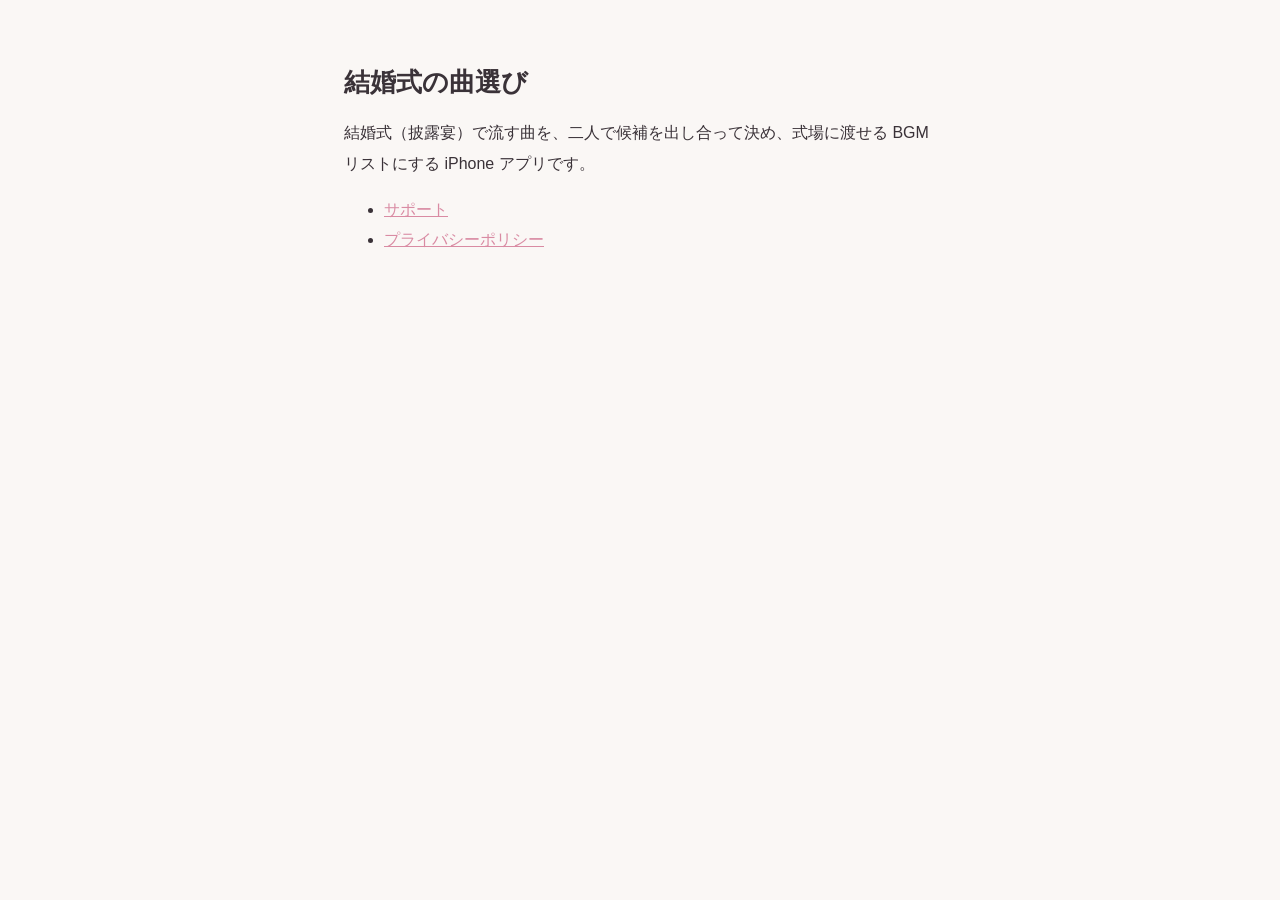
<file: index.html>
<!DOCTYPE html>
<html lang="ja">
<head>
<meta charset="utf-8">
<meta name="viewport" content="width=device-width, initial-scale=1">
<title>結婚式の曲選び</title>
<link rel="stylesheet" href="_common.css">
</head>
<body>
<main>
<h1>結婚式の曲選び</h1>
<p>結婚式（披露宴）で流す曲を、二人で候補を出し合って決め、式場に渡せる BGM リストにする iPhone アプリです。</p>
<ul>
  <li><a href="support.html">サポート</a></li>
  <li><a href="privacy.html">プライバシーポリシー</a></li>
</ul>
</main>
</body>
</html>
</file>
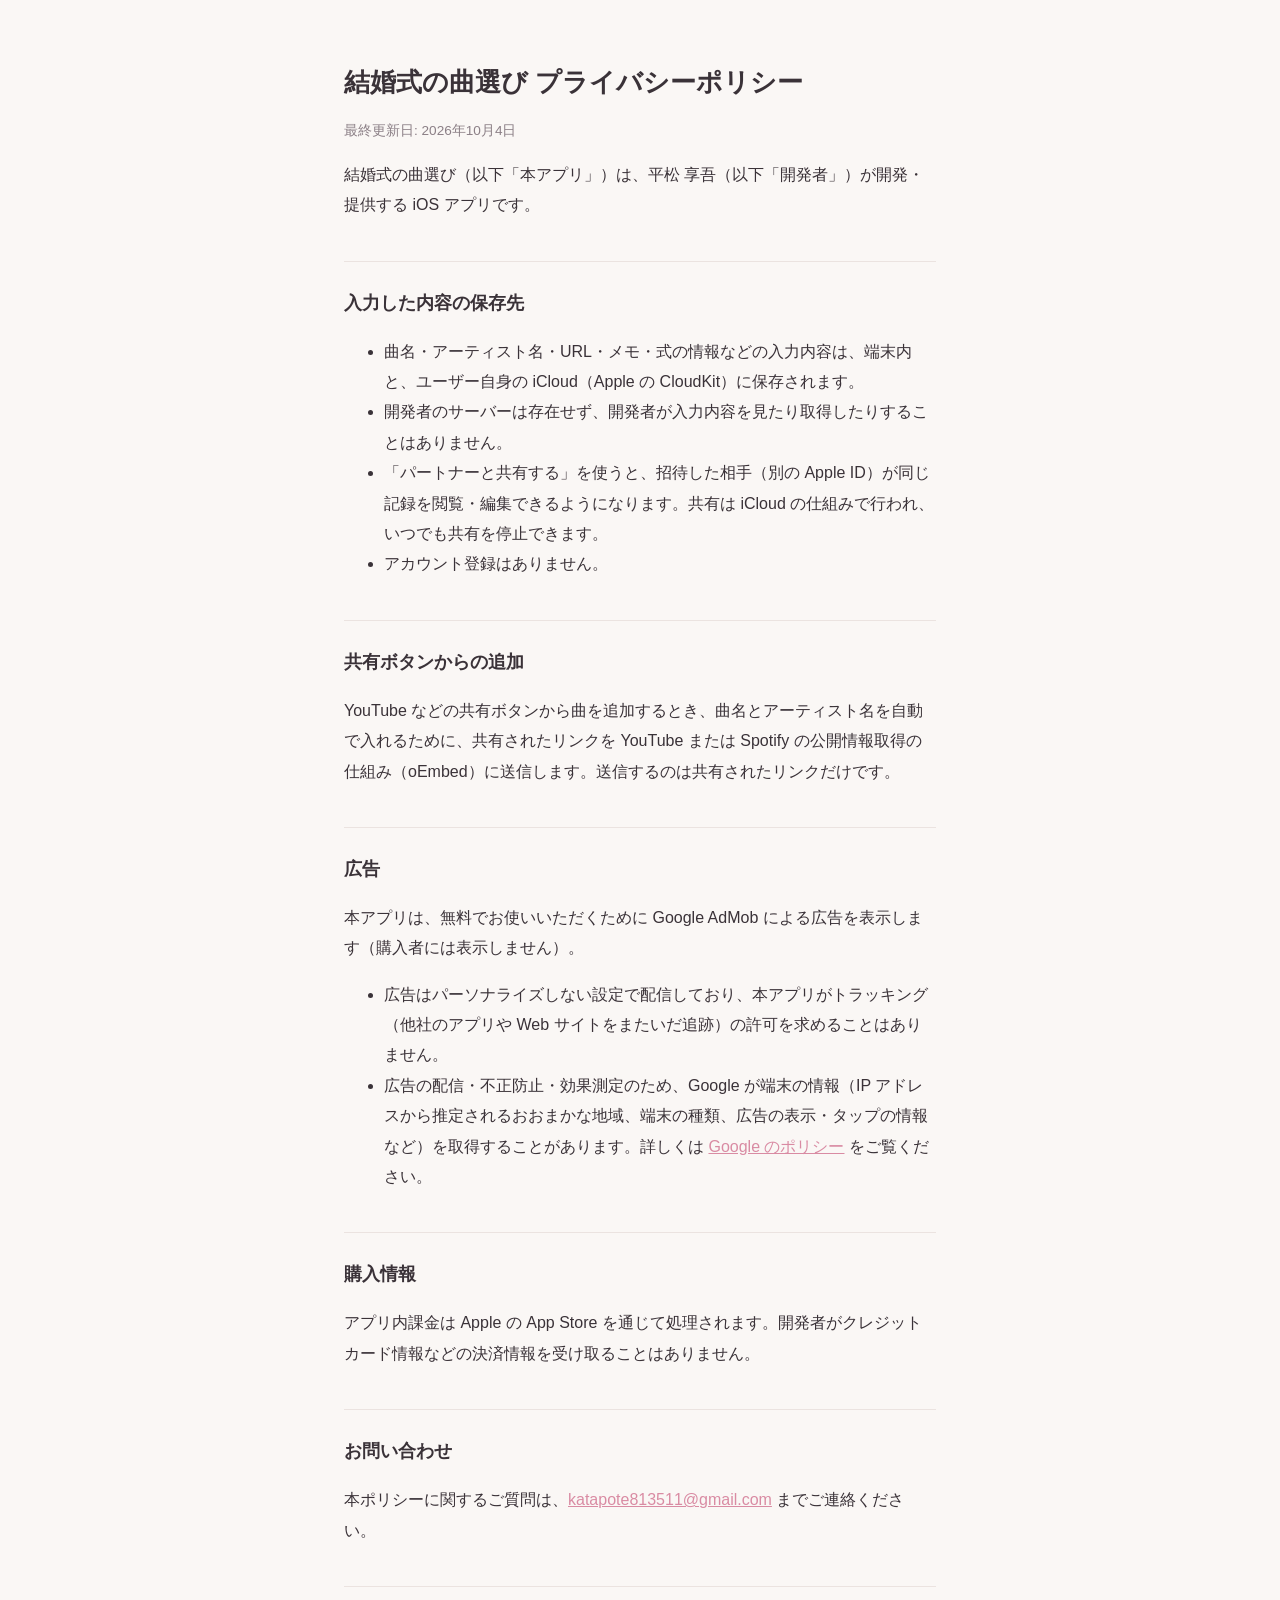
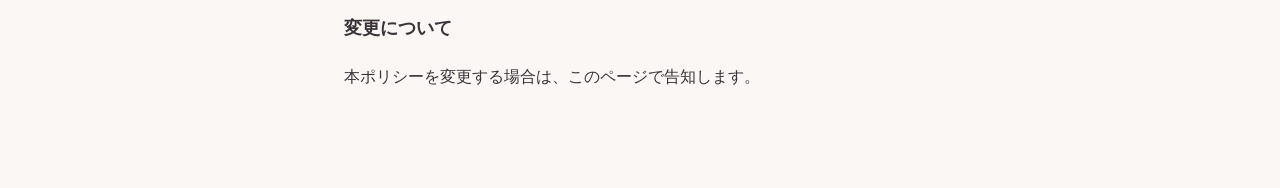
<file: privacy.html>
<!DOCTYPE html>
<html lang="ja">
<head>
<meta charset="utf-8">
<meta name="viewport" content="width=device-width, initial-scale=1">
<title>結婚式の曲選び プライバシーポリシー</title>
<link rel="stylesheet" href="_common.css">
</head>
<body>
<main>
<h1>結婚式の曲選び プライバシーポリシー</h1>
<p class="meta">最終更新日: 2026年10月4日</p>

<p>結婚式の曲選び（以下「本アプリ」）は、平松 享吾（以下「開発者」）が開発・提供する iOS アプリです。</p>

<h2>入力した内容の保存先</h2>
<ul>
  <li>曲名・アーティスト名・URL・メモ・式の情報などの入力内容は、端末内と、ユーザー自身の iCloud（Apple の CloudKit）に保存されます。</li>
  <li>開発者のサーバーは存在せず、開発者が入力内容を見たり取得したりすることはありません。</li>
  <li>「パートナーと共有する」を使うと、招待した相手（別の Apple ID）が同じ記録を閲覧・編集できるようになります。共有は iCloud の仕組みで行われ、いつでも共有を停止できます。</li>
  <li>アカウント登録はありません。</li>
</ul>

<h2>共有ボタンからの追加</h2>
<p>YouTube などの共有ボタンから曲を追加するとき、曲名とアーティスト名を自動で入れるために、共有されたリンクを YouTube または Spotify の公開情報取得の仕組み（oEmbed）に送信します。送信するのは共有されたリンクだけです。</p>

<h2>広告</h2>
<p>本アプリは、無料でお使いいただくために Google AdMob による広告を表示します（購入者には表示しません）。</p>
<ul>
  <li>広告はパーソナライズしない設定で配信しており、本アプリがトラッキング（他社のアプリや Web サイトをまたいだ追跡）の許可を求めることはありません。</li>
  <li>広告の配信・不正防止・効果測定のため、Google が端末の情報（IP アドレスから推定されるおおまかな地域、端末の種類、広告の表示・タップの情報など）を取得することがあります。詳しくは <a href="https://policies.google.com/technologies/partner-sites?hl=ja">Google のポリシー</a> をご覧ください。</li>
</ul>

<h2>購入情報</h2>
<p>アプリ内課金は Apple の App Store を通じて処理されます。開発者がクレジットカード情報などの決済情報を受け取ることはありません。</p>

<h2>お問い合わせ</h2>
<p>本ポリシーに関するご質問は、<a href="mailto:katapote813511@gmail.com">katapote813511@gmail.com</a> までご連絡ください。</p>

<h2>変更について</h2>
<p>本ポリシーを変更する場合は、このページで告知します。</p>
</main>
</body>
</html>
</file>
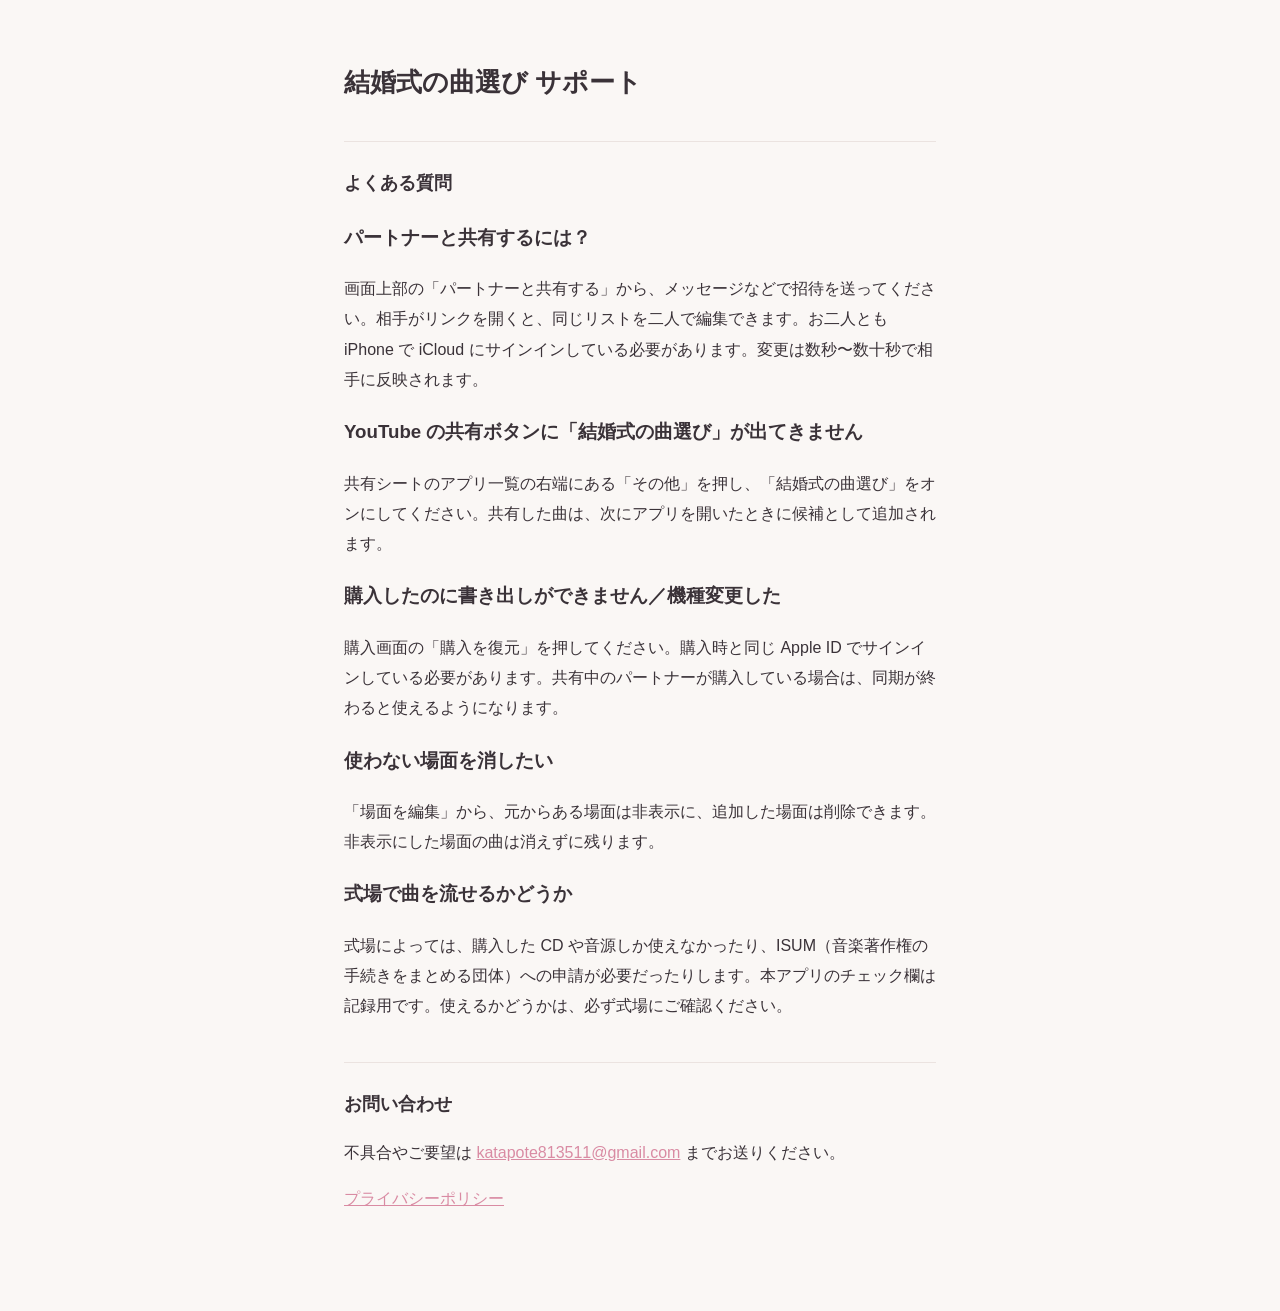
<file: support.html>
<!DOCTYPE html>
<html lang="ja">
<head>
<meta charset="utf-8">
<meta name="viewport" content="width=device-width, initial-scale=1">
<title>結婚式の曲選び サポート</title>
<link rel="stylesheet" href="_common.css">
</head>
<body>
<main>
<h1>結婚式の曲選び サポート</h1>

<h2>よくある質問</h2>

<h3>パートナーと共有するには？</h3>
<p>画面上部の「パートナーと共有する」から、メッセージなどで招待を送ってください。相手がリンクを開くと、同じリストを二人で編集できます。お二人とも iPhone で iCloud にサインインしている必要があります。変更は数秒〜数十秒で相手に反映されます。</p>

<h3>YouTube の共有ボタンに「結婚式の曲選び」が出てきません</h3>
<p>共有シートのアプリ一覧の右端にある「その他」を押し、「結婚式の曲選び」をオンにしてください。共有した曲は、次にアプリを開いたときに候補として追加されます。</p>

<h3>購入したのに書き出しができません／機種変更した</h3>
<p>購入画面の「購入を復元」を押してください。購入時と同じ Apple ID でサインインしている必要があります。共有中のパートナーが購入している場合は、同期が終わると使えるようになります。</p>

<h3>使わない場面を消したい</h3>
<p>「場面を編集」から、元からある場面は非表示に、追加した場面は削除できます。非表示にした場面の曲は消えずに残ります。</p>

<h3>式場で曲を流せるかどうか</h3>
<p>式場によっては、購入した CD や音源しか使えなかったり、ISUM（音楽著作権の手続きをまとめる団体）への申請が必要だったりします。本アプリのチェック欄は記録用です。使えるかどうかは、必ず式場にご確認ください。</p>

<h2>お問い合わせ</h2>
<p>不具合やご要望は <a href="mailto:katapote813511@gmail.com">katapote813511@gmail.com</a> までお送りください。</p>
<p><a href="privacy.html">プライバシーポリシー</a></p>
</main>
</body>
</html>
</file>
<file: _common.css>
:root {
  --paper: #FAF7F5; --ink: #3A3238; --ink2: #8B7F86; --rose: #D98BA3; --line: #EBE3E0;
}
@media (prefers-color-scheme: dark) {
  :root { --paper: #141214; --ink: #F2ECEF; --ink2: #A79CA3; --rose: #E79FB6; --line: #322D32; }
}
* { box-sizing: border-box; }
body {
  margin: 0; background: var(--paper); color: var(--ink);
  font-family: "Hiragino Sans", -apple-system, sans-serif;
  line-height: 1.9; font-size: 16px;
}
main { max-width: 40rem; margin: 0 auto; padding: 3rem 1.5rem 5rem; }
h1 { font-size: 1.6rem; line-height: 1.4; }
h2 { font-size: 1.15rem; margin-top: 2.5rem; padding-top: 1.5rem; border-top: 1px solid var(--line); }
p, li { color: var(--ink); }
.meta { color: var(--ink2); font-size: .85rem; }
a { color: var(--rose); }
</file>
